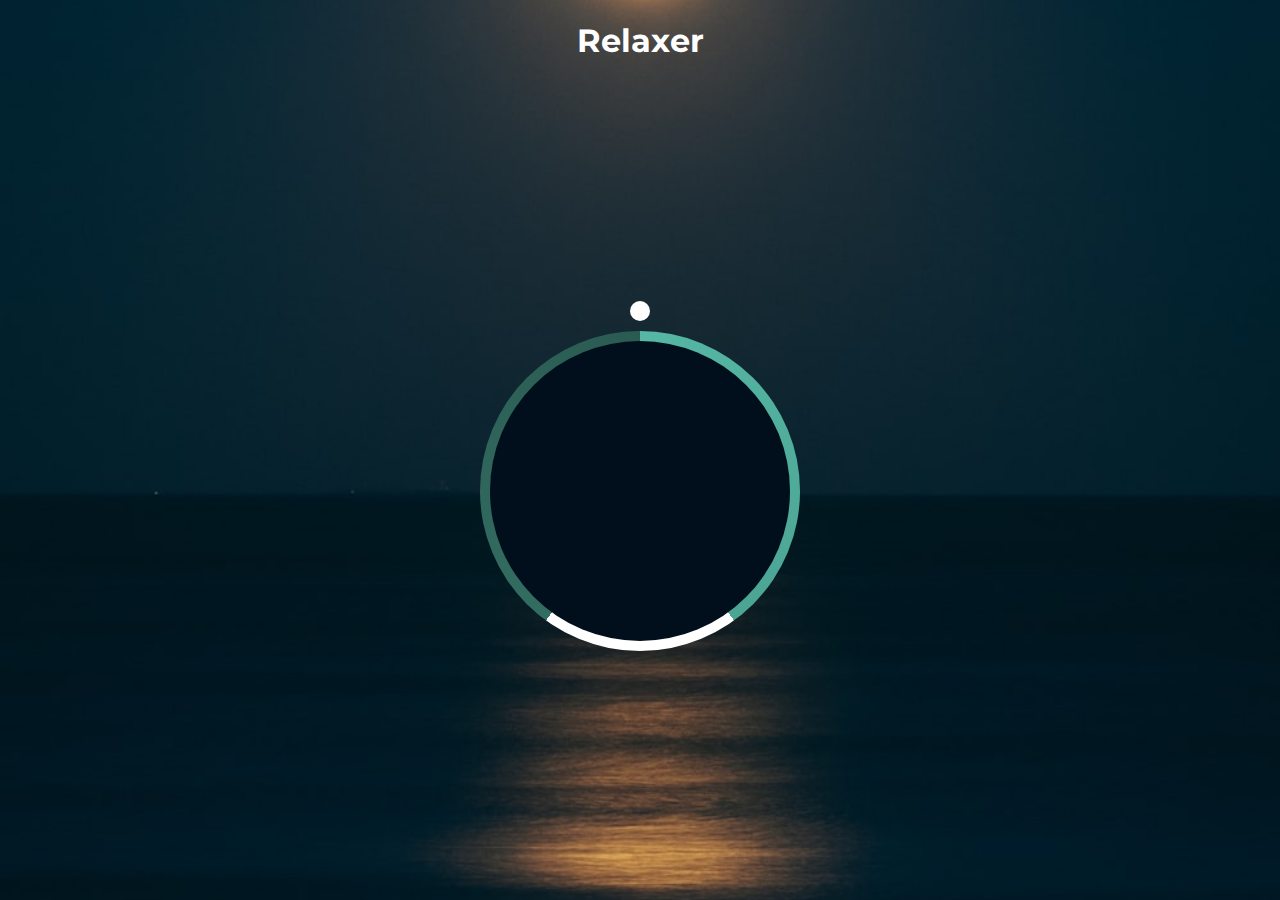
<file: breathe-relax-app/index.html>
<!DOCTYPE html>
<html lang="en">
    <head>
        <meta charset="UTF-8">
        <meta name="viewport" content="width=device-width, initial-scale=1.0">
        <link rel="stylesheet" href="style.css">
        <title>Relaxer</title>
    </head>
    <body>

        <h1>Relaxer</h1>

        <div class="container" id="container">

            <div class="circle"></div>

            <p id="text"></p>

            <div class="pointer-container">
                <div class="pointer"></div>
            </div>

            <div class="gradient-circle"></div>

        </div>

        <!-- <script src="script.js"></script> -->
    </body>
</html>
</file>
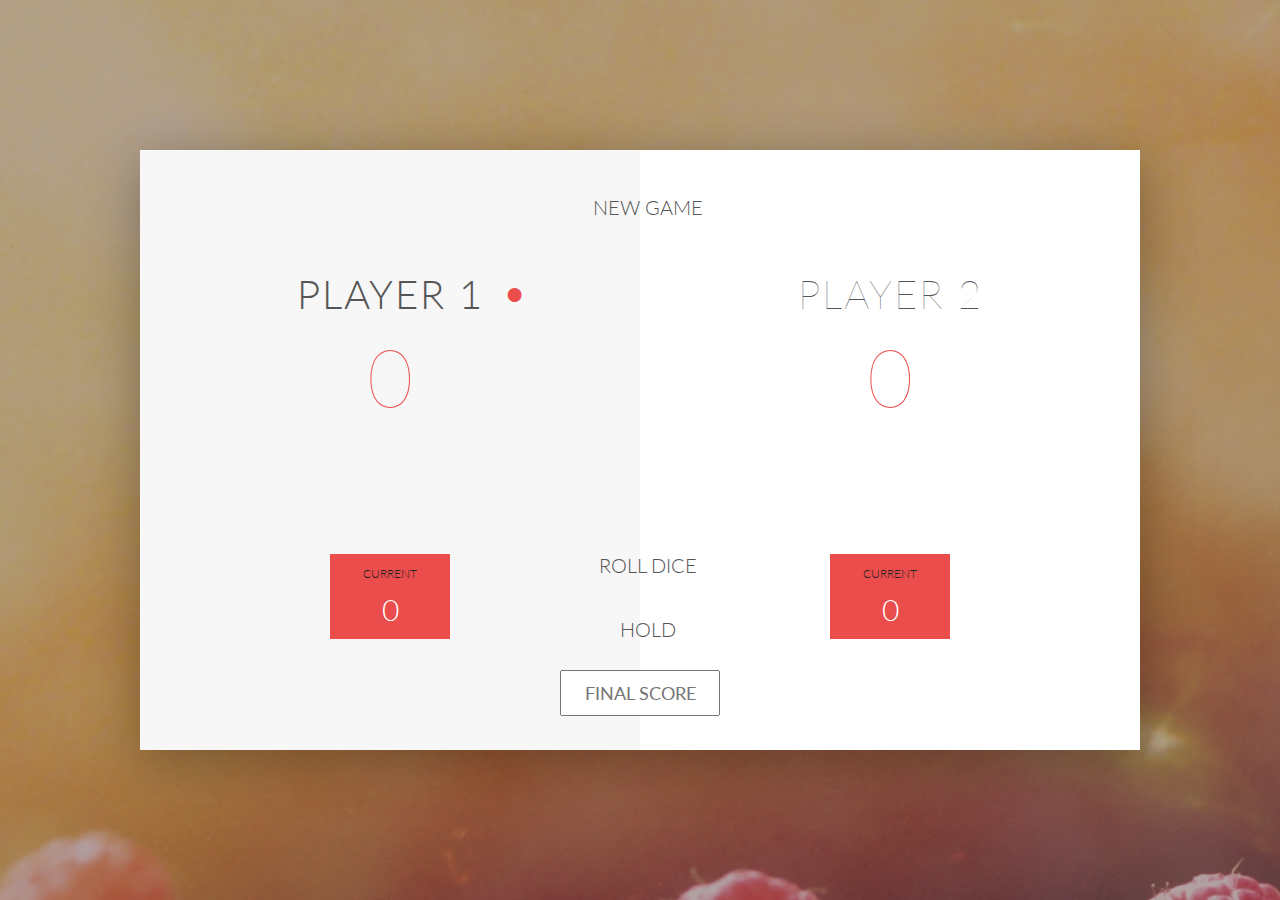
<file: DOM-pig-game/index.html>
<!DOCTYPE html>
<html lang="en">
    <head>
        <meta charset="UTF-8">
        <link href="https://fonts.googleapis.com/css?family=Lato:100,300,600" rel="stylesheet" type="text/css">
        <link href="http://code.ionicframework.com/ionicons/2.0.1/css/ionicons.min.css" rel="stylesheet" type="text/css">
        <link type="text/css" rel="stylesheet" href="style.css">
        
        <title>Pig Game</title>
    </head>

    <body>
        <div class="wrapper clearfix">
            <div class="player-0-panel active">
                <div class="player-name" id="name-0">Player 1</div>
                <div class="player-score" id="score-0">43</div>
                <div class="player-current-box">
                    <div class="player-current-label">Current</div>
                    <div class="player-current-score" id="current-0">11</div>
                </div>
            </div>
            
            <div class="player-1-panel">
                <div class="player-name" id="name-1">Player 2</div>
                <div class="player-score" id="score-1">72</div>
                <div class="player-current-box">
                    <div class="player-current-label">Current</div>
                    <div class="player-current-score" id="current-1">0</div>
                </div>
            </div>
            
            <button class="btn-new"><i class="ion-ios-plus-outline"></i>New game</button>
            <button class="btn-roll"><i class="ion-ios-loop"></i>Roll dice</button>
            <button class="btn-hold"><i class="ion-ios-download-outline"></i>Hold</button>
            
            <input type="text" placeholder="Final score" class="final-score">
            
            <img src="dice-5.png" alt="Dice" class="dice" id="dice-1">
            <img src="dice-5.png" alt="Dice" class="dice" id="dice-2">
        </div>
        
        <!--<script src="app.js"></script>-->
        <script src="challenges.js"></script>
    </body>
</html>
</file>
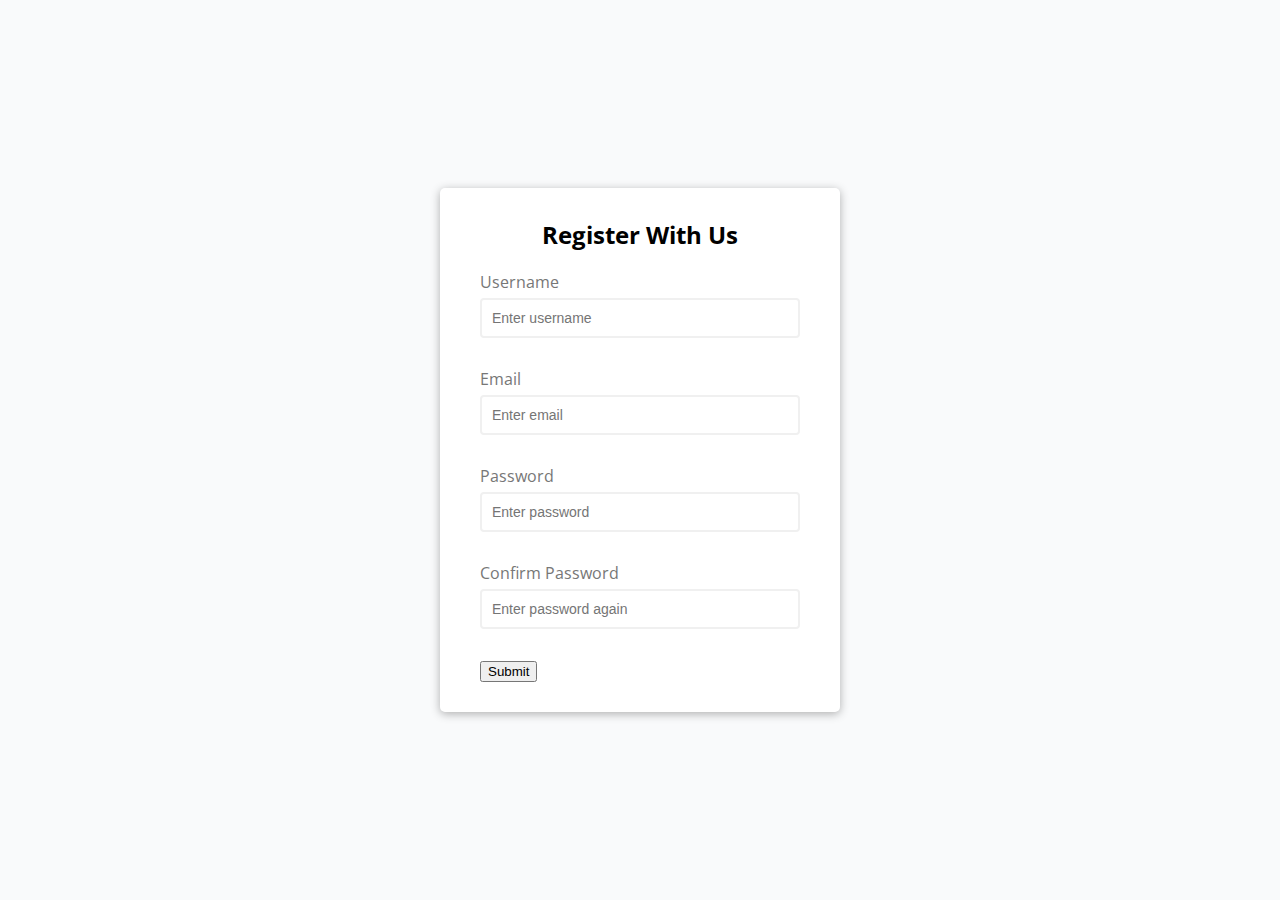
<file: form-validator/index.html>
<!DOCTYPE html>
<html lang="en">
    <head>
        <meta charset="UTF-8">
        <meta name="viewport" content="width=device-width, initial-scale=1.0">
        <link rel="stylesheet" href="style.css">
        <title>Form Validator</title>
    </head>
    <body>
        <div class="container">
            <form id="form" class="form">
                <h2>Register With Us</h2>
                <div class="form-control">
                    <label for="username">Username</label>
                    <input type="text" id="username"
                        placeholder="Enter username">
                    <small>Error message</small>
                </div>
                <div class="form-control">
                    <label for="email">Email</label>
                    <input type="text" id="email" placeholder="Enter email">
                    <small>Error message</small>
                </div>
                <div class="form-control">
                    <label for="password">Password</label>
                    <input type="password" id="password"
                        placeholder="Enter password">
                    <small>Error message</small>
                </div>
                <div class="form-control">
                    <label for="password2">Confirm Password</label>
                    <input type="password" id="password2"
                        placeholder="Enter password again">
                    <small>Error message</small>
                </div>
                <button>Submit</button>
            </form>
        </div>

        <script src="script.js"></script>
    </body>
</html>
</file>
<file: breathe-relax-app/style.css>
@import url("https://fonts.googleapis.com/css?family=Montserrat&display=swap");

* {
  box-sizing: border-box;
}

body {
  background: #224941 url("./img/bg.jpeg") no-repeat center center/cover;
  color: #fff;
  font-family: "Montserrat", sans-serif;
  min-height: 100vh;
  overflow: hidden;
  display: flex;
  flex-direction: column;
  align-items: center;
  margin: 0;
}

.gradient-circle {
  background: conic-gradient(
    #55b7a4 0%,
    #4ca493 40%,
    #fff 40%,
    #fff 60%,
    #336d62 60%,
    #2a5b52 100%
  );
  height: 320px;
  width: 320px;
  z-index: -2;
  border-radius: 50%;
  position: absolute;
  top: -10px;
  left: -10px;
}

.container {
  display: flex;
  align-items: center;
  justify-content: center;
  height: 300px;
  width: 300px;
  margin: auto;
  position: relative;
  transform: scale(1);
}

.pointer-container {
  position: absolute;
  top: -40px;
  left: 140px;
  width: 20px;
  height: 190px;
  animation: rotate 7.5s linear forwards infinite;
  transform-origin: bottom center;
}

.circle {
  background-color: #010f1c;
  height: 100%;
  width: 100%;
  position: absolute;
  top: 0;
  left: 0;
  z-index: -1;
  border-radius: 50%;
}

.pointer {
  background-color: #fff;
  border-radius: 50%;
  height: 20px;
  width: 20px;
  display: block;
}

.container.grow {
  animation: grow 3s linear forwards;
}

.container.shrink {
  animation: shrink 3s linear forwards;
}

@keyframes rotate {
  from {
    transform: rotate(0deg);
  }

  to {
    transform: rotate(360deg);
  }
}

@keyframes grow {
  from {
    transform: scale(1);
  }

  to {
    transform: scale(1.2);
  }
}

@keyframes shrink {
  from {
    transform: scale(1.2);
  }

  to {
    transform: scale(1);
  }
}
</file>
<file: DOM-pig-game/style.css>
/**********************************************
*** GENERAL
**********************************************/

.final-score {
    position: absolute;
    left: 50%;
    transform: translateX(-50%);
    top: 520px;
    color: #555;
    font-size: 18px;
    font-family: 'Lato';
    text-align: center;
    padding: 10px;
    width: 160px;
    text-transform: uppercase;
}

.final-score:focus { outline: none; }

#dice-1 { top: 120px; }
#dice-2 { top: 250px; }


* {
    margin: 0;
    padding: 0;
    box-sizing: border-box;
    
}

.clearfix::after {
    content: "";
    display: table;
    clear: both;
}

body {
    background-image: linear-gradient(rgba(62, 20, 20, 0.4), rgba(62, 20, 20, 0.4)), url(back.jpg);
    background-size: cover;
    background-position: center;
    font-family: Lato;
    font-weight: 300;
    position: relative;
    height: 100vh;
    color: #555;
}

.wrapper {
    width: 1000px;
    position: absolute;
    top: 50%;
    left: 50%;
    transform: translate(-50%, -50%);
    background-color: #fff;
    box-shadow: 0px 10px 50px rgba(0, 0, 0, 0.3);
    overflow: hidden;
}

.player-0-panel,
.player-1-panel {
    width: 50%;
    float: left;
    height: 600px;
    padding: 100px;
}



/**********************************************
*** PLAYERS
**********************************************/

.player-name {
    font-size: 40px;
    text-align: center;
    text-transform: uppercase;
    letter-spacing: 2px;
    font-weight: 100;
    margin-top: 20px;
    margin-bottom: 10px;
    position: relative;
}

.player-score {
    text-align: center;
    font-size: 80px;
    font-weight: 100;
    color: #EB4D4D;
    margin-bottom: 130px;
}

.active { background-color: #f7f7f7; }
.active .player-name { font-weight: 300; }

.active .player-name::after {
    content: "\2022";
    font-size: 47px;
    position: absolute;
    color: #EB4D4D;
    top: -7px;
    right: 10px;
    
}

.player-current-box {
    background-color: #EB4D4D;
    color: #fff;
    width: 40%;
    margin: 0 auto;
    padding: 12px;
    text-align: center;
}

.player-current-label {
    text-transform: uppercase;
    margin-bottom: 10px;
    font-size: 12px;
    color: #222;
}

.player-current-score {
    font-size: 30px;
}

button {
    position: absolute;
    width: 200px;
    left: 50%;
    transform: translateX(-50%);
    color: #555;
    background: none;
    border: none;
    font-family: Lato;
    font-size: 20px;
    text-transform: uppercase;
    cursor: pointer;
    font-weight: 300;
    transition: background-color 0.3s, color 0.3s;
}

button:hover { font-weight: 600; }
button:hover i { margin-right: 20px; }

button:focus {
    outline: none;
}

i {
    color: #EB4D4D;
    display: inline-block;
    margin-right: 15px;
    font-size: 32px;
    line-height: 1;
    vertical-align: text-top;
    margin-top: -4px;
    transition: margin 0.3s;
}

.btn-new { top: 45px;}
.btn-roll { top: 403px;}
.btn-hold { top: 467px;}

.dice {
    position: absolute;
    left: 50%;
    top: 178px;
    transform: translateX(-50%);
    height: 100px;
    box-shadow: 0px 10px 60px rgba(0, 0, 0, 0.10);
}

.winner { background-color: #f7f7f7; }
.winner .player-name { font-weight: 300; color: #EB4D4D; }
</file>
<file: form-validator/style.css>
@import url("https://fonts.googleapis.com/css?family=Open+Sans&display=swap");

:root {
  --success-color: #2ecc71;
  --error-color: #e74c3c;
}

* {
  box-sizing: border-box;
}

body {
  background-color: #f9fafb;
  font-family: "Open Sans", "sans-serif";
  display: flex;
  align-items: center;
  justify-content: center;
  min-height: 100vh;
  margin: 0;
}

.container {
  background-color: #fff;
  border-radius: 5px;
  box-shadow: 0 2px 10px rgba(0, 0, 0, 0.3);
  width: 400px;
}

h2 {
  text-align: center;
  margin: 0 0 20px;
}

.form {
  padding: 30px 40px;
}

.form-control {
  margin-bottom: 10px;
  padding-bottom: 20px;
  position: relative;
}

.form-control label {
  color: #777;
  display: block;
  margin-bottom: 5px;
}

.form-control input {
  border: 2px solid #f0f0f0;
  border-radius: 4px;
  display: block;
  width: 100%;
  padding: 10px;
  font-size: 14px;
}

.form-control input:focus {
  outline: 0;
  border-color: #777;
}

.form-control.success input {
  border-color: var(--success-color);
}

.form-control.error input {
  border-color: var(--error-color);
}

.form-control small {
  color: var(--error-color);
  position: absolute;
  bottom: 0;
  left: 0;
  visibility: hidden;
}

.form-control.error small {
  visibility: visible;
}

.form-button {
  cursor: pointer;
  background-color: #3498db;
  border: 2px solid #3498db;
  border-radius: 4px;
  color: #fff;
  display: block;
  font-size: 16px;
  padding: 10px;
  margin-top: 20px;
  width: 100%;
}
</file>
